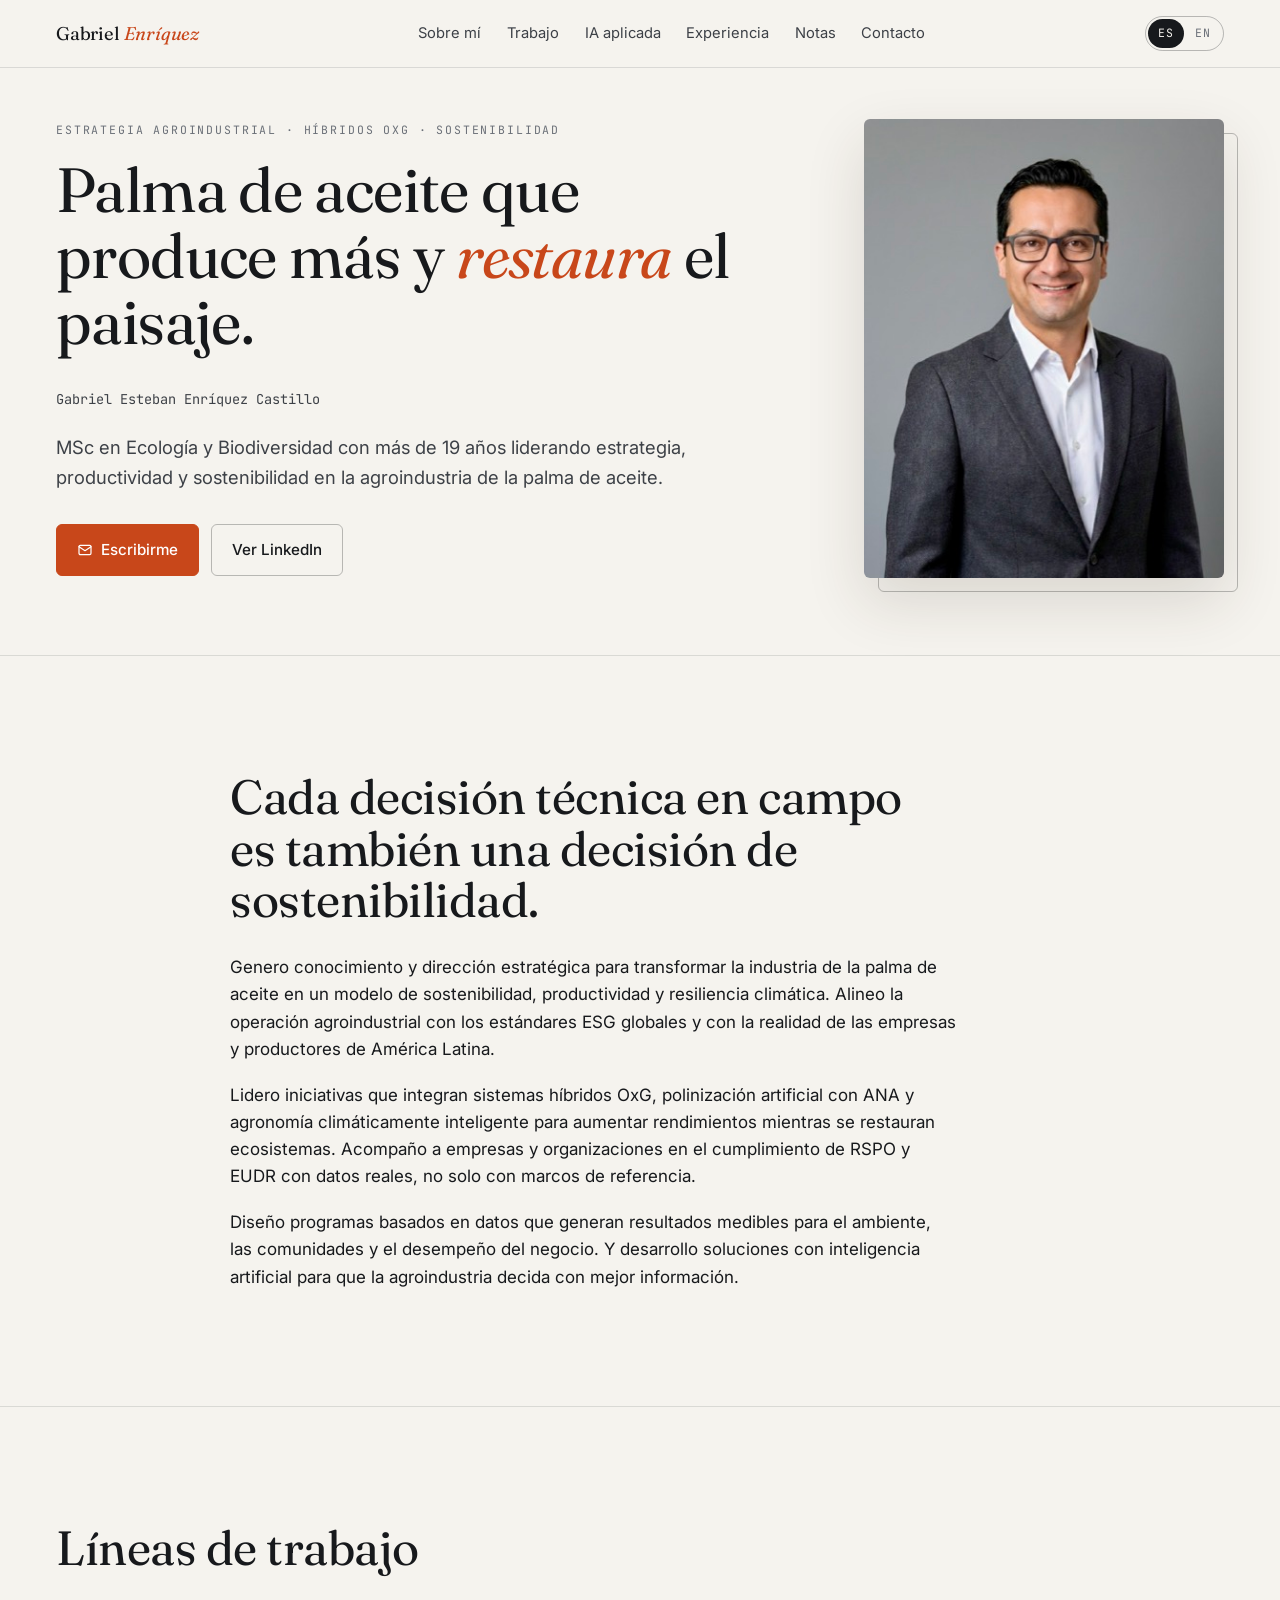
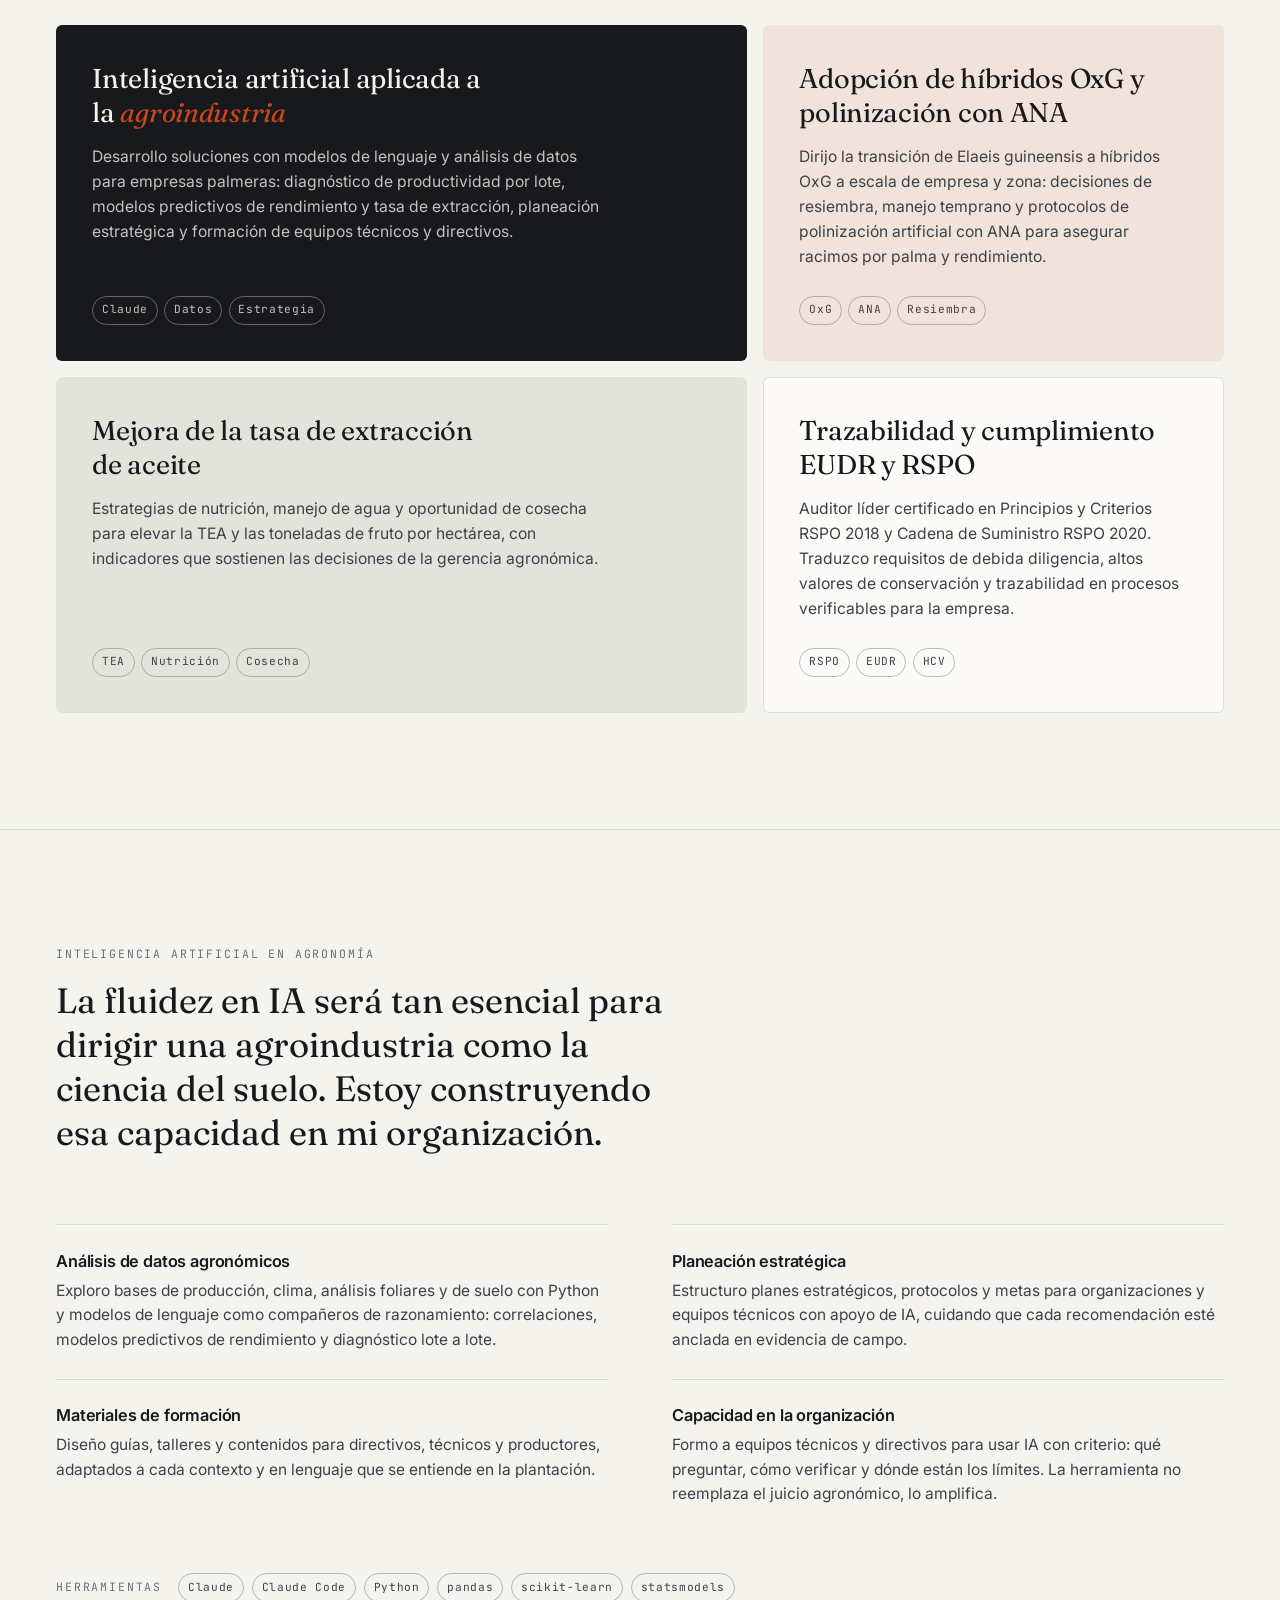
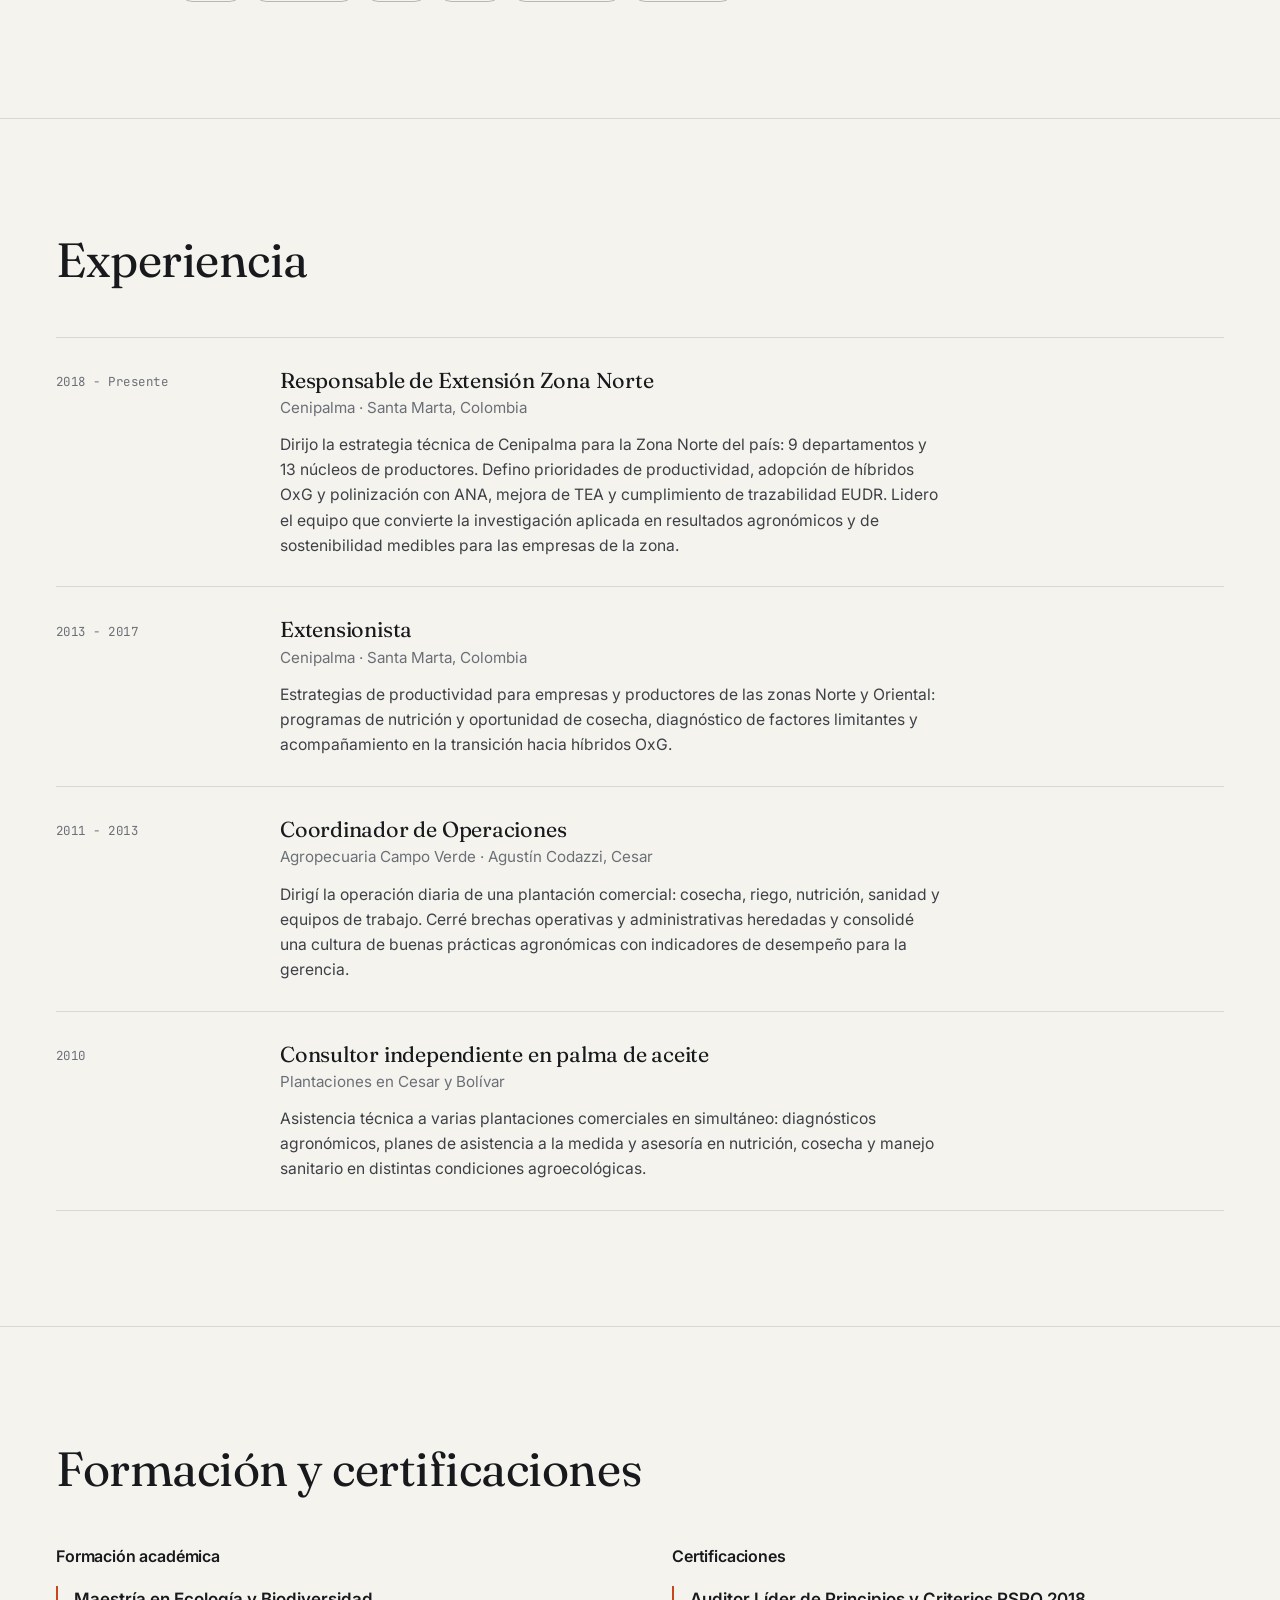
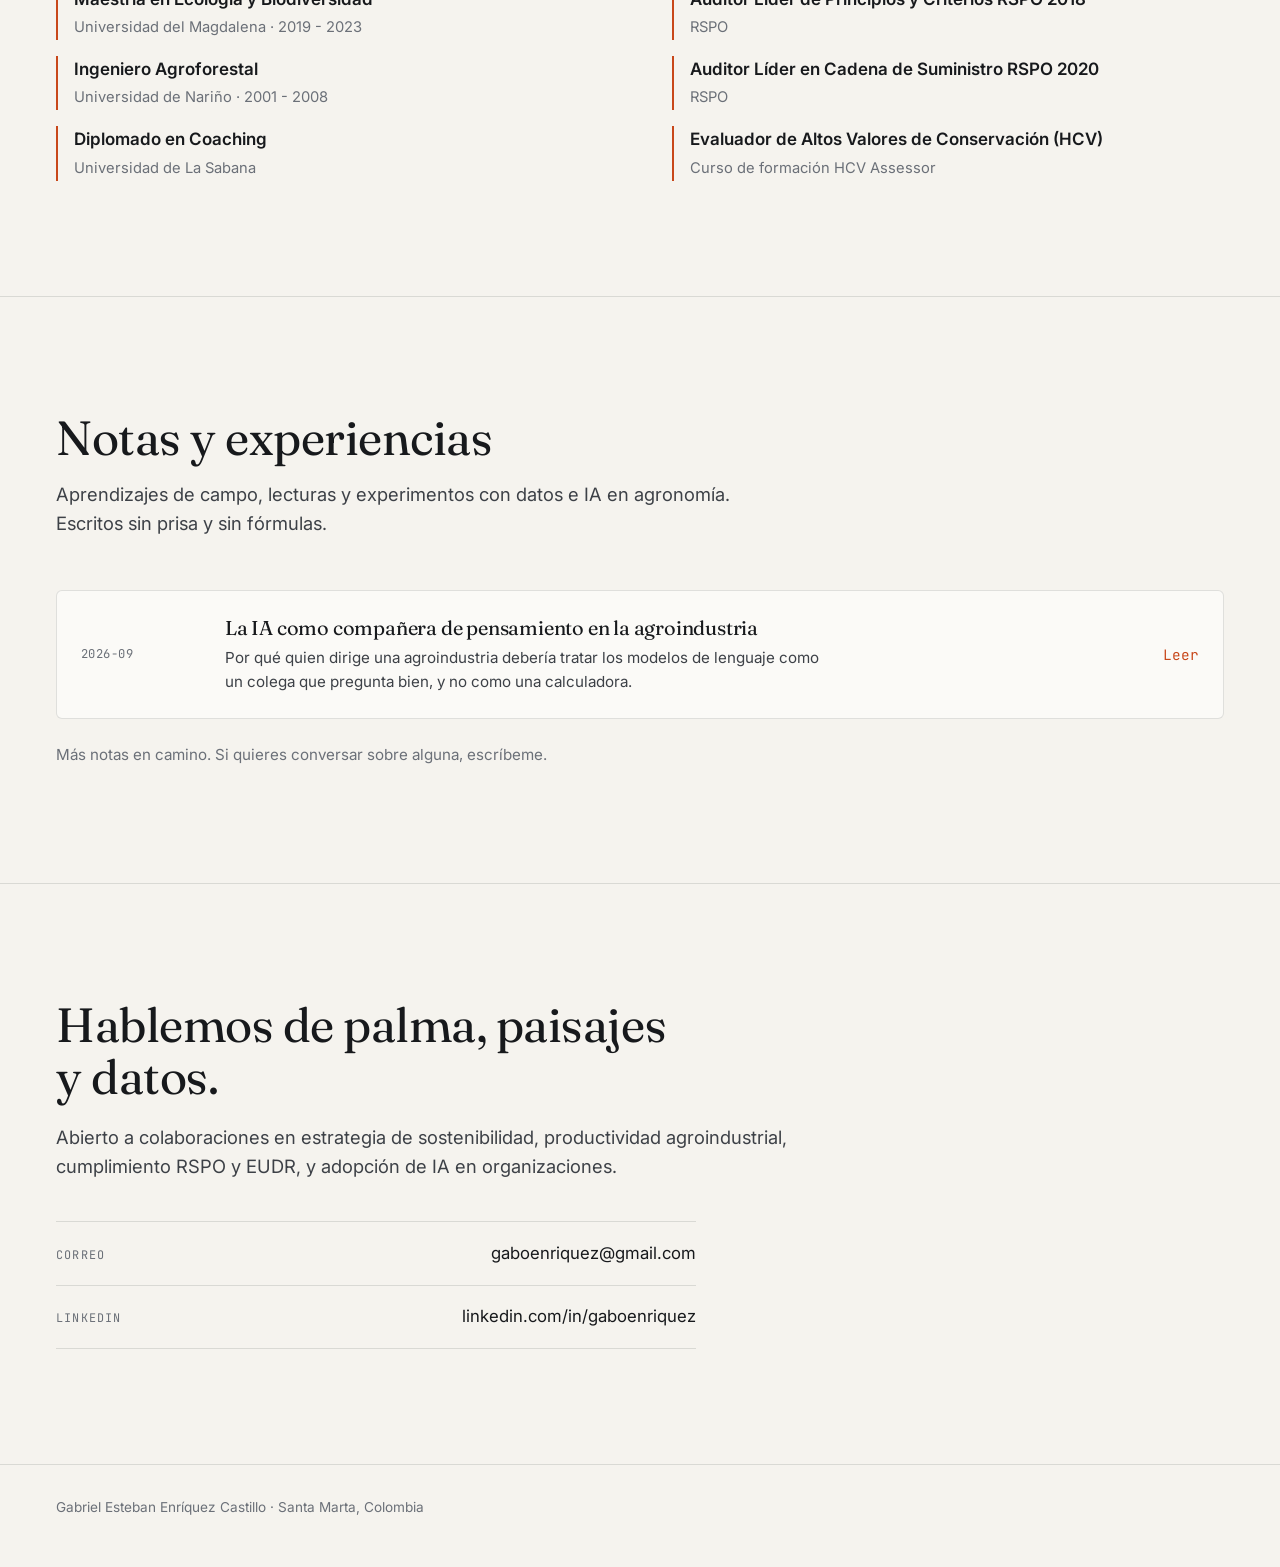
<file: index.html>
<!doctype html>
<html lang="es">
<head>
  <meta charset="utf-8">
  <meta name="viewport" content="width=device-width, initial-scale=1">
  <title>Gabriel Esteban Enríquez Castillo · Estrategia, sostenibilidad e IA en la agroindustria de la palma de aceite</title>
  <meta name="description" content="MSc en Ecología y Biodiversidad con más de 19 años en la agroindustria de la palma de aceite. Estrategia, híbridos OxG, ESG, RSPO, EUDR e inteligencia artificial aplicada. Santa Marta, Colombia.">
  <meta name="author" content="Gabriel Esteban Enríquez Castillo">

  <!-- Vista previa al compartir en LinkedIn y redes -->
  <meta property="og:type" content="profile">
  <meta property="og:title" content="Gabriel Esteban Enríquez Castillo">
  <meta property="og:description" content="Transformando la palma de aceite en un modelo de sostenibilidad y productividad. Híbridos OxG · ESG y RSPO · IA aplicada a la agroindustria.">
  <meta property="og:image" content="https://gaboenriquez.github.io/Paginaweb/assets/retrato.jpg">
  <meta property="og:locale" content="es_CO">
  <meta property="og:locale:alternate" content="en_US">
  <meta name="twitter:card" content="summary">

  <link rel="preconnect" href="https://fonts.googleapis.com">
  <link rel="preconnect" href="https://fonts.gstatic.com" crossorigin>
  <link href="https://fonts.googleapis.com/css2?family=Fraunces:ital,opsz,wght@0,9..144,300;0,9..144,400;0,9..144,500;1,9..144,300;1,9..144,400&family=Inter:wght@400;500;600&family=JetBrains+Mono:wght@400;500&display=swap" rel="stylesheet">
  <link rel="stylesheet" href="styles.css">
  <link rel="icon" href="data:image/svg+xml,<svg xmlns='http://www.w3.org/2000/svg' viewBox='0 0 32 32'><rect width='32' height='32' rx='6' fill='%23c8471a'/><text x='16' y='22' text-anchor='middle' font-family='Georgia,serif' font-size='18' fill='white'>G</text></svg>">
</head>
<body>

<header class="nav">
  <div class="container">
    <a class="brand" href="#inicio">Gabriel <span>Enríquez</span></a>
    <ul class="nav-links" id="nav-links">
      <li><a href="#sobre-mi" data-i18n="nav.about">Sobre mí</a></li>
      <li><a href="#trabajo" data-i18n="nav.work">Trabajo</a></li>
      <li><a href="#ia" data-i18n="nav.ai">IA aplicada</a></li>
      <li><a href="#experiencia" data-i18n="nav.exp">Experiencia</a></li>
      <li><a href="#notas" data-i18n="nav.notes">Notas</a></li>
      <li><a href="#contacto" data-i18n="nav.contact">Contacto</a></li>
    </ul>
    <div class="nav-right">
      <div class="lang" role="group" aria-label="Idioma / Language">
        <button type="button" data-lang="es" aria-pressed="true">ES</button>
        <button type="button" data-lang="en" aria-pressed="false">EN</button>
      </div>
      <button class="nav-toggle" type="button" aria-label="Menú" aria-expanded="false" aria-controls="nav-links">
        <svg viewBox="0 0 24 24" fill="none" stroke="currentColor" stroke-width="2" stroke-linecap="round"><path d="M4 7h16M4 12h16M4 17h16"/></svg>
      </button>
    </div>
  </div>
</header>

<main>

  <!-- Portada -->
  <section class="hero" id="inicio">
    <div class="container">
      <div>
        <p class="eyebrow" data-i18n="hero.eyebrow">Estrategia agroindustrial · Híbridos OxG · Sostenibilidad</p>
        <h1 data-i18n="hero.title">Palma de aceite que produce más y <span class="accent-italic">restaura</span> el paisaje.</h1>
        <p class="hero-name">Gabriel Esteban Enríquez Castillo</p>
        <p class="lede" data-i18n="hero.lede">MSc en Ecología y Biodiversidad con más de 19 años liderando estrategia, productividad y sostenibilidad en la agroindustria de la palma de aceite.</p>
        <div class="hero-actions">
          <a class="btn btn-primary" href="mailto:gaboenriquez@gmail.com">
            <svg viewBox="0 0 24 24" fill="none" stroke="currentColor" stroke-width="1.8" stroke-linecap="round" stroke-linejoin="round"><rect x="3" y="5" width="18" height="14" rx="2"/><path d="m3 7 9 6 9-6"/></svg>
            <span data-i18n="cta.email">Escribirme</span>
          </a>
          <a class="btn" href="https://www.linkedin.com/in/gaboenriquez" target="_blank" rel="noopener">
            <span data-i18n="cta.linkedin">Ver LinkedIn</span>
          </a>
        </div>
      </div>
      <figure class="portrait">
        <img src="assets/retrato.jpg" srcset="assets/retrato-sm.jpg 480w, assets/retrato.jpg 785w" sizes="(max-width: 860px) 320px, 420px" width="785" height="1000" alt="Retrato de Gabriel Esteban Enríquez Castillo" fetchpriority="high">
      </figure>
    </div>
  </section>

  <!-- Sobre mí -->
  <section class="about" id="sobre-mi">
    <div class="container">
      <div class="about-text reveal">
        <h2 data-i18n="about.title">Cada decisión técnica en campo es también una decisión de sostenibilidad.</h2>
        <p style="margin-top:1.75rem" data-i18n="about.p1">Genero conocimiento y dirección estratégica para transformar la industria de la palma de aceite en un modelo de sostenibilidad, productividad y resiliencia climática. Alineo la operación agroindustrial con los estándares ESG globales y con la realidad de las empresas y productores de América Latina.</p>
        <p data-i18n="about.p2">Lidero iniciativas que integran sistemas híbridos OxG, polinización artificial con ANA y agronomía climáticamente inteligente para aumentar rendimientos mientras se restauran ecosistemas. Acompaño a empresas y organizaciones en el cumplimiento de RSPO y EUDR con datos reales, no solo con marcos de referencia.</p>
        <p data-i18n="about.p3">Diseño programas basados en datos que generan resultados medibles para el ambiente, las comunidades y el desempeño del negocio. Y desarrollo soluciones con inteligencia artificial para que la agroindustria decida con mejor información.</p>
      </div>
    </div>
  </section>

  <!-- Trabajo destacado -->
  <section id="trabajo">
    <div class="container">
      <div class="section-head reveal">
        <h2 data-i18n="work.title">Líneas de trabajo</h2>
      </div>
      <div class="work-grid">
        <article class="work work-d reveal">
          <h3 data-i18n="work.a.title">Inteligencia artificial aplicada a la <em>agroindustria</em></h3>
          <p data-i18n="work.a.body">Desarrollo soluciones con modelos de lenguaje y análisis de datos para empresas palmeras: diagnóstico de productividad por lote, modelos predictivos de rendimiento y tasa de extracción, planeación estratégica y formación de equipos técnicos y directivos.</p>
          <div class="tags"><span class="tag">Claude</span><span class="tag" data-i18n="tag.data">Datos</span><span class="tag" data-i18n="tag.strategy">Estrategia</span></div>
        </article>
        <article class="work work-a reveal">
          <h3 data-i18n="work.b.title">Adopción de híbridos OxG y polinización con ANA</h3>
          <p data-i18n="work.b.body">Dirijo la transición de Elaeis guineensis a híbridos OxG a escala de empresa y zona: decisiones de resiembra, manejo temprano y protocolos de polinización artificial con ANA para asegurar racimos por palma y rendimiento.</p>
          <div class="tags"><span class="tag">OxG</span><span class="tag">ANA</span><span class="tag" data-i18n="tag.replanting">Resiembra</span></div>
        </article>
        <article class="work work-b reveal">
          <h3 data-i18n="work.c.title">Mejora de la tasa de extracción de aceite</h3>
          <p data-i18n="work.c.body">Estrategias de nutrición, manejo de agua y oportunidad de cosecha para elevar la TEA y las toneladas de fruto por hectárea, con indicadores que sostienen las decisiones de la gerencia agronómica.</p>
          <div class="tags"><span class="tag">TEA</span><span class="tag" data-i18n="tag.nutrition">Nutrición</span><span class="tag" data-i18n="tag.harvest">Cosecha</span></div>
        </article>
        <article class="work work-c reveal">
          <h3 data-i18n="work.d.title">Trazabilidad y cumplimiento EUDR y RSPO</h3>
          <p data-i18n="work.d.body">Auditor líder certificado en Principios y Criterios RSPO 2018 y Cadena de Suministro RSPO 2020. Traduzco requisitos de debida diligencia, altos valores de conservación y trazabilidad en procesos verificables para la empresa.</p>
          <div class="tags"><span class="tag">RSPO</span><span class="tag">EUDR</span><span class="tag">HCV</span></div>
        </article>
      </div>
    </div>
  </section>

  <!-- IA aplicada -->
  <section class="ai" id="ia">
    <div class="container">
      <div class="reveal">
        <p class="eyebrow" data-i18n="ai.eyebrow">Inteligencia artificial en agronomía</p>
        <p class="statement" style="margin-top:1rem" data-i18n="ai.statement">La fluidez en IA será tan esencial para dirigir una agroindustria como la ciencia del suelo. Estoy construyendo esa capacidad en mi organización.</p>
      </div>
      <div class="ai-grid">
        <div class="ai-item reveal">
          <h3 data-i18n="ai.1.title">Análisis de datos agronómicos</h3>
          <p data-i18n="ai.1.body">Exploro bases de producción, clima, análisis foliares y de suelo con Python y modelos de lenguaje como compañeros de razonamiento: correlaciones, modelos predictivos de rendimiento y diagnóstico lote a lote.</p>
        </div>
        <div class="ai-item reveal">
          <h3 data-i18n="ai.2.title">Planeación estratégica</h3>
          <p data-i18n="ai.2.body">Estructuro planes estratégicos, protocolos y metas para organizaciones y equipos técnicos con apoyo de IA, cuidando que cada recomendación esté anclada en evidencia de campo.</p>
        </div>
        <div class="ai-item reveal">
          <h3 data-i18n="ai.3.title">Materiales de formación</h3>
          <p data-i18n="ai.3.body">Diseño guías, talleres y contenidos para directivos, técnicos y productores, adaptados a cada contexto y en lenguaje que se entiende en la plantación.</p>
        </div>
        <div class="ai-item reveal">
          <h3 data-i18n="ai.4.title">Capacidad en la organización</h3>
          <p data-i18n="ai.4.body">Formo a equipos técnicos y directivos para usar IA con criterio: qué preguntar, cómo verificar y dónde están los límites. La herramienta no reemplaza el juicio agronómico, lo amplifica.</p>
        </div>
      </div>
      <div class="ai-tools reveal">
        <span class="eyebrow" data-i18n="ai.tools">Herramientas</span>
        <span class="tag">Claude</span><span class="tag">Claude Code</span><span class="tag">Python</span><span class="tag">pandas</span><span class="tag">scikit-learn</span><span class="tag">statsmodels</span>
      </div>
    </div>
  </section>

  <!-- Experiencia -->
  <section id="experiencia">
    <div class="container">
      <div class="section-head reveal">
        <h2 data-i18n="exp.title">Experiencia</h2>
      </div>
      <ol class="timeline">
        <li class="job reveal">
          <div class="job-when" data-i18n="exp.1.when">2018 - Presente</div>
          <div>
            <h3 data-i18n="exp.1.role">Responsable de Extensión Zona Norte</h3>
            <div class="job-where">Cenipalma · Santa Marta, Colombia</div>
            <p data-i18n="exp.1.body">Dirijo la estrategia técnica de Cenipalma para la Zona Norte del país: 9 departamentos y 13 núcleos de productores. Defino prioridades de productividad, adopción de híbridos OxG y polinización con ANA, mejora de TEA y cumplimiento de trazabilidad EUDR. Lidero el equipo que convierte la investigación aplicada en resultados agronómicos y de sostenibilidad medibles para las empresas de la zona.</p>
          </div>
        </li>
        <li class="job reveal">
          <div class="job-when">2013 - 2017</div>
          <div>
            <h3 data-i18n="exp.2.role">Extensionista</h3>
            <div class="job-where">Cenipalma · Santa Marta, Colombia</div>
            <p data-i18n="exp.2.body">Estrategias de productividad para empresas y productores de las zonas Norte y Oriental: programas de nutrición y oportunidad de cosecha, diagnóstico de factores limitantes y acompañamiento en la transición hacia híbridos OxG.</p>
          </div>
        </li>
        <li class="job reveal">
          <div class="job-when">2011 - 2013</div>
          <div>
            <h3 data-i18n="exp.3.role">Coordinador de Operaciones</h3>
            <div class="job-where">Agropecuaria Campo Verde · Agustín Codazzi, Cesar</div>
            <p data-i18n="exp.3.body">Dirigí la operación diaria de una plantación comercial: cosecha, riego, nutrición, sanidad y equipos de trabajo. Cerré brechas operativas y administrativas heredadas y consolidé una cultura de buenas prácticas agronómicas con indicadores de desempeño para la gerencia.</p>
          </div>
        </li>
        <li class="job reveal">
          <div class="job-when">2010</div>
          <div>
            <h3 data-i18n="exp.4.role">Consultor independiente en palma de aceite</h3>
            <div class="job-where" data-i18n="exp.4.where">Plantaciones en Cesar y Bolívar</div>
            <p data-i18n="exp.4.body">Asistencia técnica a varias plantaciones comerciales en simultáneo: diagnósticos agronómicos, planes de asistencia a la medida y asesoría en nutrición, cosecha y manejo sanitario en distintas condiciones agroecológicas.</p>
          </div>
        </li>
      </ol>
    </div>
  </section>

  <!-- Formación y certificaciones -->
  <section id="formacion">
    <div class="container">
      <div class="section-head reveal">
        <h2 data-i18n="edu.title">Formación y certificaciones</h2>
      </div>
      <div class="edu-grid">
        <div class="reveal">
          <h3 data-i18n="edu.h.academic">Formación académica</h3>
          <ul class="edu-list">
            <li><strong data-i18n="edu.1">Maestría en Ecología y Biodiversidad</strong><span>Universidad del Magdalena · 2019 - 2023</span></li>
            <li><strong data-i18n="edu.2">Ingeniero Agroforestal</strong><span>Universidad de Nariño · 2001 - 2008</span></li>
            <li><strong data-i18n="edu.3">Diplomado en Coaching</strong><span>Universidad de La Sabana</span></li>
          </ul>
        </div>
        <div class="reveal">
          <h3 data-i18n="edu.h.certs">Certificaciones</h3>
          <ul class="edu-list">
            <li><strong data-i18n="cert.1">Auditor Líder de Principios y Criterios RSPO 2018</strong><span>RSPO</span></li>
            <li><strong data-i18n="cert.2">Auditor Líder en Cadena de Suministro RSPO 2020</strong><span>RSPO</span></li>
            <li><strong data-i18n="cert.3">Evaluador de Altos Valores de Conservación (HCV)</strong><span data-i18n="cert.3.by">Curso de formación HCV Assessor</span></li>
          </ul>
        </div>
      </div>
    </div>
  </section>

  <!-- Notas y experiencias -->
  <section id="notas">
    <div class="container">
      <div class="section-head reveal">
        <h2 data-i18n="notes.title">Notas y experiencias</h2>
        <p class="lede" data-i18n="notes.lede">Aprendizajes de campo, lecturas y experimentos con datos e IA en agronomía. Escritos sin prisa y sin fórmulas.</p>
      </div>
      <ul class="notes-list">
        <li class="reveal">
          <a class="note-card" href="notas/ia-como-companero-de-pensamiento.html">
            <span class="note-date">2026-09</span>
            <span>
              <h3 data-i18n="note.1.title">La IA como compañera de pensamiento en la agroindustria</h3>
              <p data-i18n="note.1.body">Por qué quien dirige una agroindustria debería tratar los modelos de lenguaje como un colega que pregunta bien, y no como una calculadora.</p>
            </span>
            <span class="note-arrow" data-i18n="note.read">Leer</span>
          </a>
        </li>
      </ul>
      <p class="notes-empty" data-i18n="notes.more">Más notas en camino. Si quieres conversar sobre alguna, escríbeme.</p>
    </div>
  </section>

  <!-- Contacto -->
  <section class="contact" id="contacto">
    <div class="container">
      <div class="reveal">
        <h2 data-i18n="contact.title">Hablemos de palma, paisajes y datos.</h2>
        <p class="lede" style="margin-top:1.25rem" data-i18n="contact.lede">Abierto a colaboraciones en estrategia de sostenibilidad, productividad agroindustrial, cumplimiento RSPO y EUDR, y adopción de IA en organizaciones.</p>
      </div>
      <div class="contact-links reveal">
        <a href="mailto:gaboenriquez@gmail.com"><span data-i18n="contact.email">Correo</span>gaboenriquez@gmail.com</a>
        <a href="https://www.linkedin.com/in/gaboenriquez" target="_blank" rel="noopener"><span>LinkedIn</span>linkedin.com/in/gaboenriquez</a>
      </div>
    </div>
  </section>

</main>

<footer>
  <div class="container">
    <span>Gabriel Esteban Enríquez Castillo · Santa Marta, Colombia</span>
  </div>
</footer>

<script src="script.js"></script>
</body>
</html>
</file>
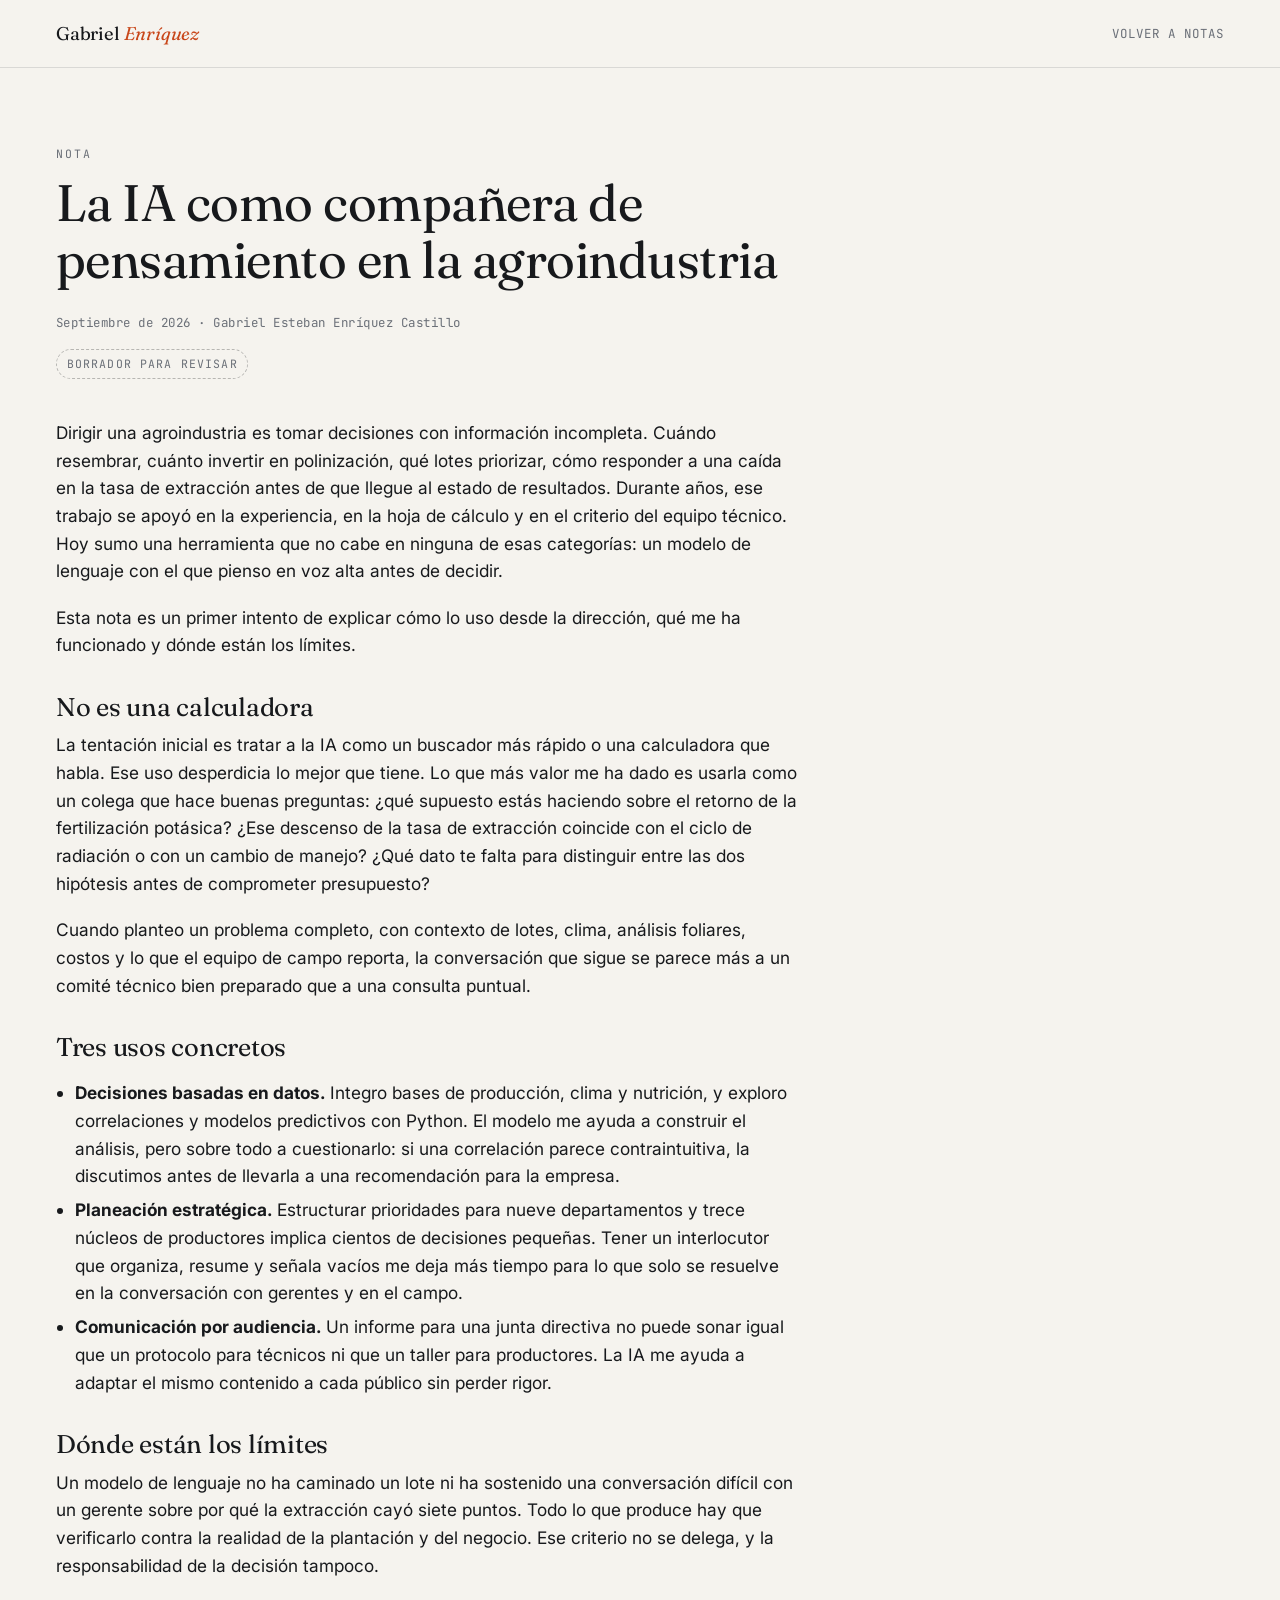
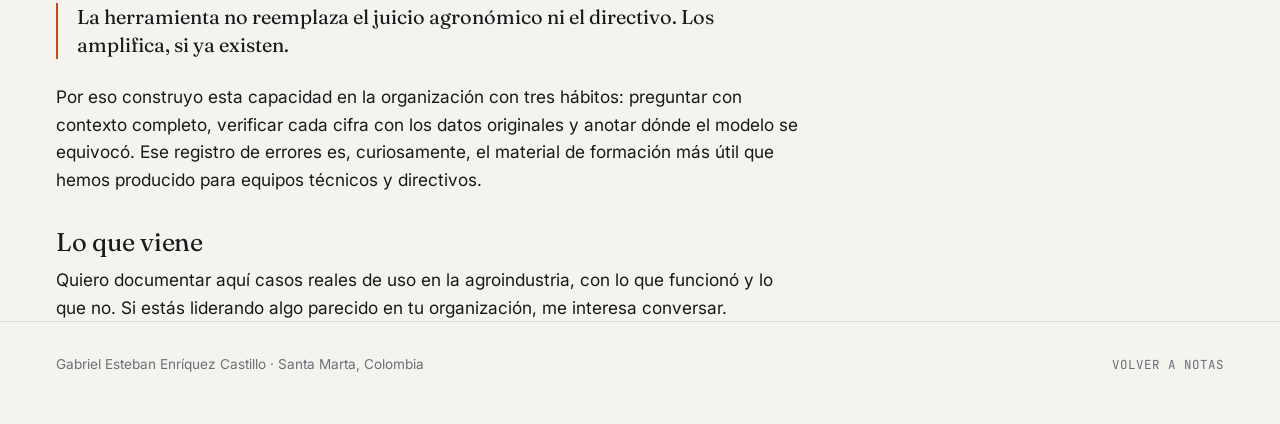
<file: notas/ia-como-companero-de-pensamiento.html>
<!doctype html>
<html lang="es">
<head>
  <meta charset="utf-8">
  <meta name="viewport" content="width=device-width, initial-scale=1">
  <title>La IA como compañera de pensamiento en la agroindustria · Gabriel Enríquez</title>
  <meta name="description" content="Por qué quien dirige una agroindustria debería tratar los modelos de lenguaje como un colega que pregunta bien, y no como una calculadora.">
  <meta property="og:type" content="article">
  <meta property="og:title" content="La IA como compañera de pensamiento en la agroindustria">
  <meta property="og:description" content="Por qué quien dirige una agroindustria debería tratar los modelos de lenguaje como un colega que pregunta bien, y no como una calculadora.">
  <meta property="og:image" content="https://gaboenriquez.github.io/Paginaweb/assets/retrato.jpg">
  <link rel="preconnect" href="https://fonts.googleapis.com">
  <link rel="preconnect" href="https://fonts.gstatic.com" crossorigin>
  <link href="https://fonts.googleapis.com/css2?family=Fraunces:ital,opsz,wght@0,9..144,300;0,9..144,400;0,9..144,500;1,9..144,300;1,9..144,400&family=Inter:wght@400;500;600&family=JetBrains+Mono:wght@400;500&display=swap" rel="stylesheet">
  <link rel="stylesheet" href="../styles.css">
  <link rel="icon" href="data:image/svg+xml,<svg xmlns='http://www.w3.org/2000/svg' viewBox='0 0 32 32'><rect width='32' height='32' rx='6' fill='%23c8471a'/><text x='16' y='22' text-anchor='middle' font-family='Georgia,serif' font-size='18' fill='white'>G</text></svg>">
</head>
<body>

<header class="nav">
  <div class="container">
    <a class="brand" href="../index.html">Gabriel <span>Enríquez</span></a>
    <a class="back" href="../index.html#notas">Volver a notas</a>
  </div>
</header>

<main class="note-page">
  <div class="container">
    <article>
      <p class="eyebrow">Nota</p>
      <h1>La IA como compañera de pensamiento en la agroindustria</h1>
      <p class="note-meta">Septiembre de 2026 · Gabriel Esteban Enríquez Castillo</p>
      <span class="draft">Borrador para revisar</span>

      <div class="prose">
        <p>Dirigir una agroindustria es tomar decisiones con información incompleta. Cuándo resembrar, cuánto invertir en polinización, qué lotes priorizar, cómo responder a una caída en la tasa de extracción antes de que llegue al estado de resultados. Durante años, ese trabajo se apoyó en la experiencia, en la hoja de cálculo y en el criterio del equipo técnico. Hoy sumo una herramienta que no cabe en ninguna de esas categorías: un modelo de lenguaje con el que pienso en voz alta antes de decidir.</p>

        <p>Esta nota es un primer intento de explicar cómo lo uso desde la dirección, qué me ha funcionado y dónde están los límites.</p>

        <h2>No es una calculadora</h2>
        <p>La tentación inicial es tratar a la IA como un buscador más rápido o una calculadora que habla. Ese uso desperdicia lo mejor que tiene. Lo que más valor me ha dado es usarla como un colega que hace buenas preguntas: ¿qué supuesto estás haciendo sobre el retorno de la fertilización potásica? ¿Ese descenso de la tasa de extracción coincide con el ciclo de radiación o con un cambio de manejo? ¿Qué dato te falta para distinguir entre las dos hipótesis antes de comprometer presupuesto?</p>

        <p>Cuando planteo un problema completo, con contexto de lotes, clima, análisis foliares, costos y lo que el equipo de campo reporta, la conversación que sigue se parece más a un comité técnico bien preparado que a una consulta puntual.</p>

        <h2>Tres usos concretos</h2>
        <ul>
          <li><strong>Decisiones basadas en datos.</strong> Integro bases de producción, clima y nutrición, y exploro correlaciones y modelos predictivos con Python. El modelo me ayuda a construir el análisis, pero sobre todo a cuestionarlo: si una correlación parece contraintuitiva, la discutimos antes de llevarla a una recomendación para la empresa.</li>
          <li><strong>Planeación estratégica.</strong> Estructurar prioridades para nueve departamentos y trece núcleos de productores implica cientos de decisiones pequeñas. Tener un interlocutor que organiza, resume y señala vacíos me deja más tiempo para lo que solo se resuelve en la conversación con gerentes y en el campo.</li>
          <li><strong>Comunicación por audiencia.</strong> Un informe para una junta directiva no puede sonar igual que un protocolo para técnicos ni que un taller para productores. La IA me ayuda a adaptar el mismo contenido a cada público sin perder rigor.</li>
        </ul>

        <h2>Dónde están los límites</h2>
        <p>Un modelo de lenguaje no ha caminado un lote ni ha sostenido una conversación difícil con un gerente sobre por qué la extracción cayó siete puntos. Todo lo que produce hay que verificarlo contra la realidad de la plantación y del negocio. Ese criterio no se delega, y la responsabilidad de la decisión tampoco.</p>

        <blockquote>La herramienta no reemplaza el juicio agronómico ni el directivo. Los amplifica, si ya existen.</blockquote>

        <p>Por eso construyo esta capacidad en la organización con tres hábitos: preguntar con contexto completo, verificar cada cifra con los datos originales y anotar dónde el modelo se equivocó. Ese registro de errores es, curiosamente, el material de formación más útil que hemos producido para equipos técnicos y directivos.</p>

        <h2>Lo que viene</h2>
        <p>Quiero documentar aquí casos reales de uso en la agroindustria, con lo que funcionó y lo que no. Si estás liderando algo parecido en tu organización, me interesa conversar.</p>
      </div>
    </article>
  </div>
</main>

<footer>
  <div class="container">
    <span>Gabriel Esteban Enríquez Castillo · Santa Marta, Colombia</span>
    <a class="back" href="../index.html#notas">Volver a notas</a>
  </div>
</footer>

</body>
</html>
</file>
<file: styles.css>
/* ------------------------------------------------------------
   Gabriel Esteban Enríquez Castillo · Portafolio
   Estilo editorial: crema, tinta, un acento tierra.
   Tipografía: Fraunces (títulos), Inter (cuerpo), JetBrains Mono (etiquetas)
   ------------------------------------------------------------ */

:root {
  --bg: #f5f3ee;
  --bg-2: #ece8e0;
  --surface: #fbfaf7;
  --ink: #17191c;
  --ink-2: #3d4147;
  --ink-3: #6b7078;
  --line: rgba(23, 25, 28, 0.12);
  --line-strong: rgba(23, 25, 28, 0.28);
  --accent: #c8471a;
  --accent-ink: #ffffff;
  --accent-soft: rgba(200, 71, 26, 0.09);
  --green-soft: rgba(58, 96, 62, 0.10);
  --shadow: 0 24px 60px rgba(60, 45, 30, 0.14);

  --font-display: "Fraunces", "Iowan Old Style", Georgia, serif;
  --font-body: "Inter", system-ui, -apple-system, "Segoe UI", sans-serif;
  --font-mono: "JetBrains Mono", ui-monospace, "SF Mono", Menlo, monospace;

  --radius: 6px;
  --max: 1180px;
  --nav-h: 68px;
}

@media (prefers-color-scheme: dark) {
  :root {
    --bg: #15161a;
    --bg-2: #1c1e23;
    --surface: #1f2126;
    --ink: #ecebe6;
    --ink-2: #c2c1bb;
    --ink-3: #8b8c88;
    --line: rgba(236, 235, 230, 0.12);
    --line-strong: rgba(236, 235, 230, 0.30);
    --accent: #e8683a;
    --accent-ink: #15161a;
    --accent-soft: rgba(232, 104, 58, 0.14);
    --green-soft: rgba(120, 170, 125, 0.14);
    --shadow: 0 24px 60px rgba(0, 0, 0, 0.45);
  }
}

*, *::before, *::after { box-sizing: border-box; }

html { scroll-behavior: smooth; scroll-padding-top: calc(var(--nav-h) + 16px); }
@media (prefers-reduced-motion: reduce) { html { scroll-behavior: auto; } }

body {
  margin: 0;
  background: var(--bg);
  color: var(--ink);
  font-family: var(--font-body);
  font-size: 17px;
  line-height: 1.6;
  -webkit-font-smoothing: antialiased;
  text-rendering: optimizeLegibility;
}

img { max-width: 100%; height: auto; display: block; }
figure { margin: 0; }
a { color: inherit; text-decoration: none; }
a:focus-visible, button:focus-visible { outline: 2px solid var(--accent); outline-offset: 3px; }

h1, h2, h3 { font-family: var(--font-display); font-weight: 400; letter-spacing: -0.01em; margin: 0; }
h2 { font-size: clamp(2rem, 4.2vw, 3rem); line-height: 1.08; max-width: 22ch; }
h3 { font-size: 1.35rem; line-height: 1.25; }
p { margin: 0; }
p + p { margin-top: 1em; }

.container { width: min(var(--max), calc(100% - 2 * clamp(20px, 5vw, 56px))); margin-inline: auto; }

.eyebrow {
  font-family: var(--font-mono);
  font-size: 0.72rem;
  letter-spacing: 0.16em;
  text-transform: uppercase;
  color: var(--ink-3);
}

.accent-italic { font-style: italic; color: var(--accent); }

.muted { color: var(--ink-2); }
.lede { font-size: 1.15rem; color: var(--ink-2); max-width: 62ch; }
.mono { font-family: var(--font-mono); }

/* ---------- Botones ---------- */
.btn {
  display: inline-flex; align-items: center; gap: 0.5rem;
  padding: 0.8rem 1.25rem;
  border-radius: var(--radius);
  font-size: 0.95rem; font-weight: 500;
  border: 1px solid var(--line-strong);
  background: transparent; color: var(--ink);
  transition: transform 0.18s cubic-bezier(0.16, 1, 0.3, 1), background 0.18s, border-color 0.18s;
  white-space: nowrap;
}
.btn:hover { background: var(--bg-2); }
.btn:active { transform: translateY(1px) scale(0.99); }
.btn-primary { background: var(--accent); color: var(--accent-ink); border-color: var(--accent); }
.btn-primary:hover { background: color-mix(in srgb, var(--accent) 88%, var(--ink)); }
.btn svg { width: 16px; height: 16px; }

/* ---------- Navegación ---------- */
.nav {
  position: sticky; top: 0; z-index: 20;
  height: var(--nav-h);
  background: color-mix(in srgb, var(--bg) 88%, transparent);
  backdrop-filter: blur(14px); -webkit-backdrop-filter: blur(14px);
  border-bottom: 1px solid var(--line);
}
.nav .container { height: 100%; display: flex; align-items: center; justify-content: space-between; gap: 1rem; }
.brand { font-family: var(--font-display); font-size: 1.15rem; letter-spacing: -0.01em; }
.brand span { color: var(--accent); font-style: italic; }
.nav-links { display: flex; gap: 1.6rem; list-style: none; margin: 0; padding: 0; font-size: 0.92rem; }
.nav-links a { color: var(--ink-2); transition: color 0.15s; }
.nav-links a:hover { color: var(--ink); }
.nav-right { display: flex; align-items: center; gap: 0.75rem; }

.lang {
  display: inline-flex; border: 1px solid var(--line-strong); border-radius: 999px; padding: 2px; font-family: var(--font-mono); font-size: 0.72rem; letter-spacing: 0.08em;
}
.lang button {
  border: 0; background: transparent; color: var(--ink-3); padding: 0.3rem 0.65rem; border-radius: 999px; cursor: pointer; font: inherit; letter-spacing: inherit;
}
.lang button[aria-pressed="true"] { background: var(--ink); color: var(--bg); }

.nav-toggle { display: none; border: 1px solid var(--line-strong); background: transparent; border-radius: var(--radius); padding: 0.45rem 0.6rem; cursor: pointer; color: var(--ink); }
.nav-toggle svg { width: 18px; height: 18px; display: block; }

@media (max-width: 860px) {
  .nav-links {
    display: none; position: absolute; top: var(--nav-h); left: 0; right: 0;
    flex-direction: column; gap: 0; background: var(--bg); border-bottom: 1px solid var(--line);
    padding: 0.5rem 0;
  }
  .nav-links.open { display: flex; }
  .nav-links a { display: block; padding: 0.85rem clamp(20px, 5vw, 56px); border-top: 1px solid var(--line); }
  .nav-toggle { display: inline-flex; }
}

/* ---------- Secciones ---------- */
section { padding-block: clamp(4.5rem, 9vw, 8rem); }
section + section { border-top: 1px solid var(--line); }
.section-head { margin-bottom: clamp(2rem, 4vw, 3.5rem); }
.section-head p { margin-top: 1rem; }

/* ---------- Portada ---------- */
.hero { padding-top: clamp(2rem, 4vw, 3.5rem); padding-bottom: clamp(3rem, 6vw, 5rem); }
.hero .container {
  display: grid; grid-template-columns: 1.25fr 0.75fr; gap: clamp(2rem, 6vw, 5rem); align-items: center;
}
.hero h1 {
  font-size: clamp(2.4rem, 4.9vw, 3.9rem);
  line-height: 1.06;
  margin-top: 1.1rem;
  padding-bottom: 0.15em; /* espacio para descendentes en cursiva */
}
.hero-name { font-family: var(--font-mono); font-size: 0.85rem; color: var(--ink-2); margin-top: 1.5rem; }
.hero .lede { margin-top: 1.4rem; }
.hero-actions { display: flex; flex-wrap: wrap; gap: 0.75rem; margin-top: 2rem; }

.portrait { position: relative; justify-self: end; width: min(100%, 360px); }
.portrait img { border-radius: var(--radius); box-shadow: var(--shadow); aspect-ratio: 785 / 1000; object-fit: cover; }
.portrait::after {
  content: ""; position: absolute; inset: 14px -14px -14px 14px; z-index: -1;
  border: 1px solid var(--line-strong); border-radius: var(--radius);
}

@media (max-width: 860px) {
  .hero .container { grid-template-columns: 1fr; }
  .portrait { justify-self: start; width: min(100%, 320px); order: -1; }
  .portrait::after { display: none; }
}

/* ---------- Sobre mí ---------- */
.about .container { max-width: 820px; margin-inline: auto; }
.about-text p { max-width: 66ch; }
.about-text p + p { margin-top: 1.1em; }
.stats { display: grid; gap: 1.4rem; border-left: 1px solid var(--line-strong); padding-left: 1.5rem; }
.stat-n { font-family: var(--font-display); font-size: 2.6rem; line-height: 1; letter-spacing: -0.02em; }
.stat-l { font-size: 0.88rem; color: var(--ink-3); margin-top: 0.35rem; }

@media (max-width: 860px) {
  .stats { grid-template-columns: repeat(3, 1fr); border-left: 0; padding-left: 0; border-top: 1px solid var(--line-strong); padding-top: 1.5rem; }
  .stat-n { font-size: 2rem; }
}
@media (max-width: 480px) { .stats { grid-template-columns: 1fr 1fr; } }

/* ---------- Trabajo destacado ---------- */
.work-grid { display: grid; grid-template-columns: 1.2fr 0.8fr; grid-auto-rows: auto; gap: 1rem; }
.work {
  padding: clamp(1.4rem, 3vw, 2.2rem);
  border-radius: var(--radius);
  border: 1px solid var(--line);
  background: var(--surface);
  display: flex; flex-direction: column; gap: 0.9rem;
  min-height: 260px;
}
.work h3 { font-size: clamp(1.35rem, 2.2vw, 1.7rem); max-width: 22ch; }
.work p { color: var(--ink-2); font-size: 0.98rem; max-width: 52ch; }
.work .tags { margin-top: auto; display: flex; flex-wrap: wrap; gap: 0.4rem; padding-top: 0.75rem; }
.tag { font-family: var(--font-mono); font-size: 0.7rem; letter-spacing: 0.06em; padding: 0.3rem 0.55rem; border: 1px solid var(--line-strong); border-radius: 999px; color: var(--ink-2); }
.work-a { background: var(--accent-soft); border-color: transparent; }
.work-b { background: var(--green-soft); border-color: transparent; }
.work-c { background: var(--surface); }
.work-d { background: var(--ink); color: var(--bg); border-color: transparent; }
.work-d p, .work-d .tag { color: color-mix(in srgb, var(--bg) 78%, transparent); }
.work-d .tag { border-color: color-mix(in srgb, var(--bg) 35%, transparent); }
.work-d h3 em { color: var(--accent); }
@media (prefers-color-scheme: dark) {
  .work-d { background: var(--surface); color: var(--ink); }
  .work-d p, .work-d .tag { color: var(--ink-2); }
  .work-d .tag { border-color: var(--line-strong); }
}

@media (max-width: 860px) { .work-grid { grid-template-columns: 1fr; } .work { min-height: 0; } }

/* ---------- IA aplicada ---------- */
.ai .statement {
  font-family: var(--font-display);
  font-size: clamp(1.5rem, 3vw, 2.2rem);
  line-height: 1.25;
  max-width: 28ch;
  padding-bottom: 0.15em;
}
.ai-grid { display: grid; grid-template-columns: repeat(2, 1fr); gap: 0 clamp(2rem, 5vw, 4rem); margin-top: clamp(2.5rem, 5vw, 4rem); }
.ai-item { padding-block: 1.6rem; border-top: 1px solid var(--line); }
.ai-item h3 { font-family: var(--font-body); font-weight: 600; font-size: 1.02rem; margin-bottom: 0.45rem; }
.ai-item p { color: var(--ink-2); font-size: 0.97rem; }
.ai-tools { margin-top: 2.5rem; display: flex; flex-wrap: wrap; gap: 0.5rem; align-items: center; }
.ai-tools .eyebrow { margin-right: 0.5rem; }
@media (max-width: 720px) { .ai-grid { grid-template-columns: 1fr; } }

/* ---------- Experiencia ---------- */
.timeline { list-style: none; margin: 0; padding: 0; }
.job {
  display: grid; grid-template-columns: 200px 1fr; gap: 1.5rem;
  padding-block: 1.8rem; border-top: 1px solid var(--line);
}
.job:last-child { border-bottom: 1px solid var(--line); }
.job-when { font-family: var(--font-mono); font-size: 0.78rem; color: var(--ink-3); letter-spacing: 0.04em; padding-top: 0.35rem; }
.job-where { color: var(--ink-3); font-size: 0.95rem; margin-top: 0.15rem; }
.job p { margin-top: 0.75rem; color: var(--ink-2); max-width: 66ch; font-size: 0.98rem; }
@media (max-width: 720px) { .job { grid-template-columns: 1fr; gap: 0.35rem; } }

/* ---------- Formación ---------- */
.edu-grid { display: grid; grid-template-columns: 1fr 1fr; gap: clamp(2rem, 5vw, 4rem); }
.edu-list { list-style: none; margin: 1.25rem 0 0; padding: 0; display: grid; gap: 1rem; }
.edu-list li { padding-left: 1rem; border-left: 2px solid var(--accent); }
.edu-list strong { font-weight: 600; display: block; }
.edu-list span { color: var(--ink-3); font-size: 0.92rem; }
.edu-grid h3 { font-family: var(--font-body); font-weight: 600; font-size: 1rem; }
@media (max-width: 720px) { .edu-grid { grid-template-columns: 1fr; } }

/* ---------- Notas ---------- */
.notes-list { list-style: none; margin: 0; padding: 0; display: grid; gap: 1rem; }
.note-card {
  display: grid; grid-template-columns: 120px 1fr auto; gap: 1.5rem; align-items: center;
  padding: 1.5rem; border: 1px solid var(--line); border-radius: var(--radius); background: var(--surface);
  transition: border-color 0.18s, transform 0.18s cubic-bezier(0.16, 1, 0.3, 1);
}
.note-card:hover { border-color: var(--line-strong); transform: translateY(-2px); }
.note-date { font-family: var(--font-mono); font-size: 0.76rem; color: var(--ink-3); letter-spacing: 0.04em; }
.note-card h3 { font-size: 1.25rem; }
.note-card p { color: var(--ink-2); font-size: 0.95rem; margin-top: 0.35rem; max-width: 60ch; }
.note-arrow { font-family: var(--font-mono); color: var(--accent); font-size: 0.9rem; }
.notes-empty { color: var(--ink-3); font-size: 0.95rem; margin-top: 1.5rem; max-width: 60ch; }
@media (max-width: 720px) { .note-card { grid-template-columns: 1fr; gap: 0.5rem; } .note-arrow { display: none; } }

/* ---------- Contacto ---------- */
.contact h2 { max-width: 20ch; }
.contact-links { display: grid; gap: 0; margin-top: 2.5rem; max-width: 640px; }
.contact-links a {
  display: flex; justify-content: space-between; align-items: baseline; gap: 1rem;
  padding: 1.1rem 0; border-top: 1px solid var(--line); font-size: 1.05rem;
  transition: color 0.15s;
}
.contact-links a:last-child { border-bottom: 1px solid var(--line); }
.contact-links a:hover { color: var(--accent); }
.contact-links span { font-family: var(--font-mono); font-size: 0.74rem; letter-spacing: 0.1em; text-transform: uppercase; color: var(--ink-3); }

/* ---------- Pie ---------- */
footer { padding: 2rem 0 3rem; border-top: 1px solid var(--line); font-size: 0.85rem; color: var(--ink-3); }
footer .container { display: flex; justify-content: space-between; flex-wrap: wrap; gap: 0.5rem; }

/* ---------- Página de nota ---------- */
.note-page { padding-top: clamp(3rem, 6vw, 5rem); }
.note-page article { max-width: 68ch; }
.note-page h1 { font-size: clamp(2rem, 4.5vw, 3.2rem); line-height: 1.1; margin-top: 0.75rem; padding-bottom: 0.1em; }
.note-page .note-meta { font-family: var(--font-mono); font-size: 0.78rem; color: var(--ink-3); letter-spacing: 0.04em; margin-top: 1.25rem; }
.note-page .prose { margin-top: 2.5rem; font-size: 1.08rem; }
.prose h2 { font-size: 1.6rem; margin-top: 2.2rem; margin-bottom: 0.6rem; }
.prose p + p { margin-top: 1.1em; }
.prose ul { padding-left: 1.2rem; }
.prose li + li { margin-top: 0.4rem; }
.prose blockquote { margin: 1.5rem 0; padding-left: 1.2rem; border-left: 2px solid var(--accent); font-family: var(--font-display); font-size: 1.25rem; line-height: 1.4; }
.back { display: inline-flex; gap: 0.5rem; align-items: center; font-family: var(--font-mono); font-size: 0.78rem; letter-spacing: 0.08em; text-transform: uppercase; color: var(--ink-3); }
.back:hover { color: var(--accent); }
.draft { display: inline-block; margin-top: 1rem; font-family: var(--font-mono); font-size: 0.72rem; letter-spacing: 0.1em; text-transform: uppercase; padding: 0.3rem 0.6rem; border: 1px dashed var(--line-strong); border-radius: 999px; color: var(--ink-3); }

/* ---------- Revelado al hacer scroll ---------- */
@media (prefers-reduced-motion: no-preference) {
  .reveal { opacity: 0; transform: translateY(14px); transition: opacity 0.6s cubic-bezier(0.16, 1, 0.3, 1), transform 0.6s cubic-bezier(0.16, 1, 0.3, 1); }
  .reveal.in { opacity: 1; transform: none; }
}
</file>
